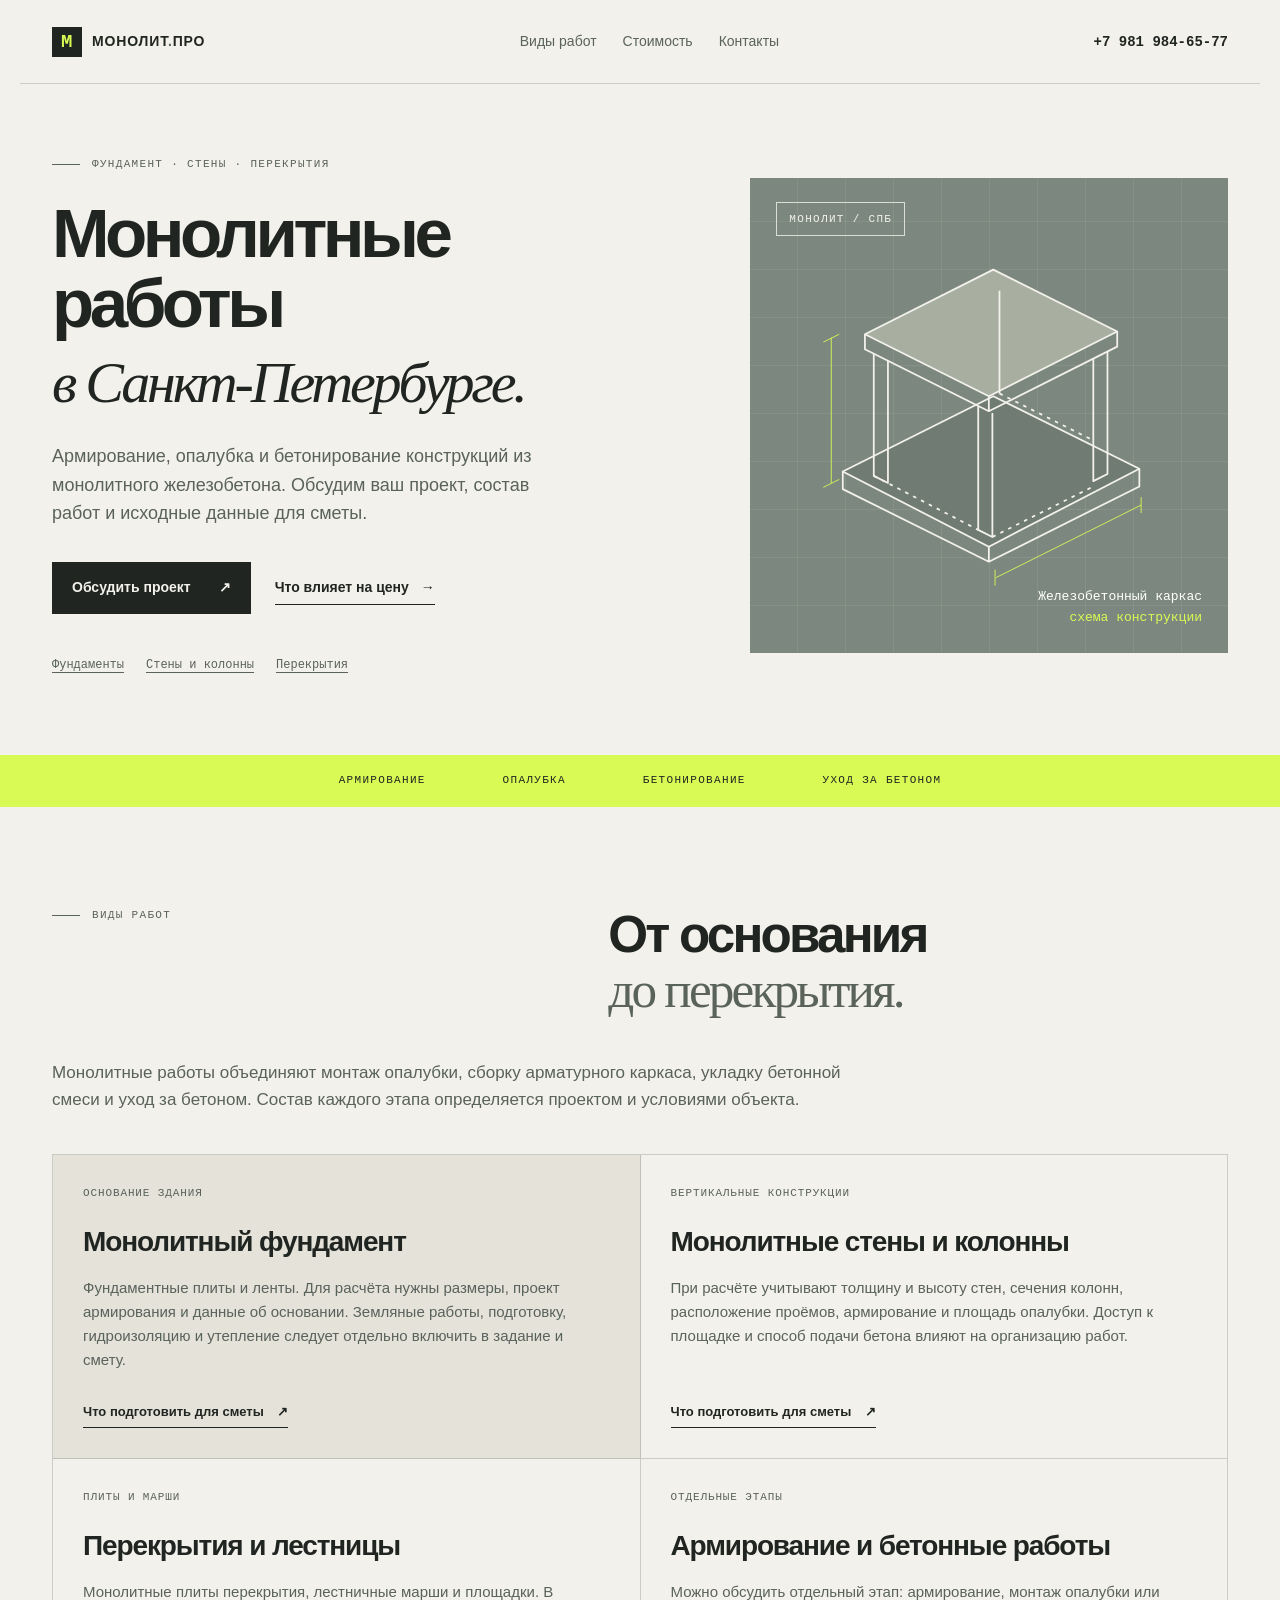
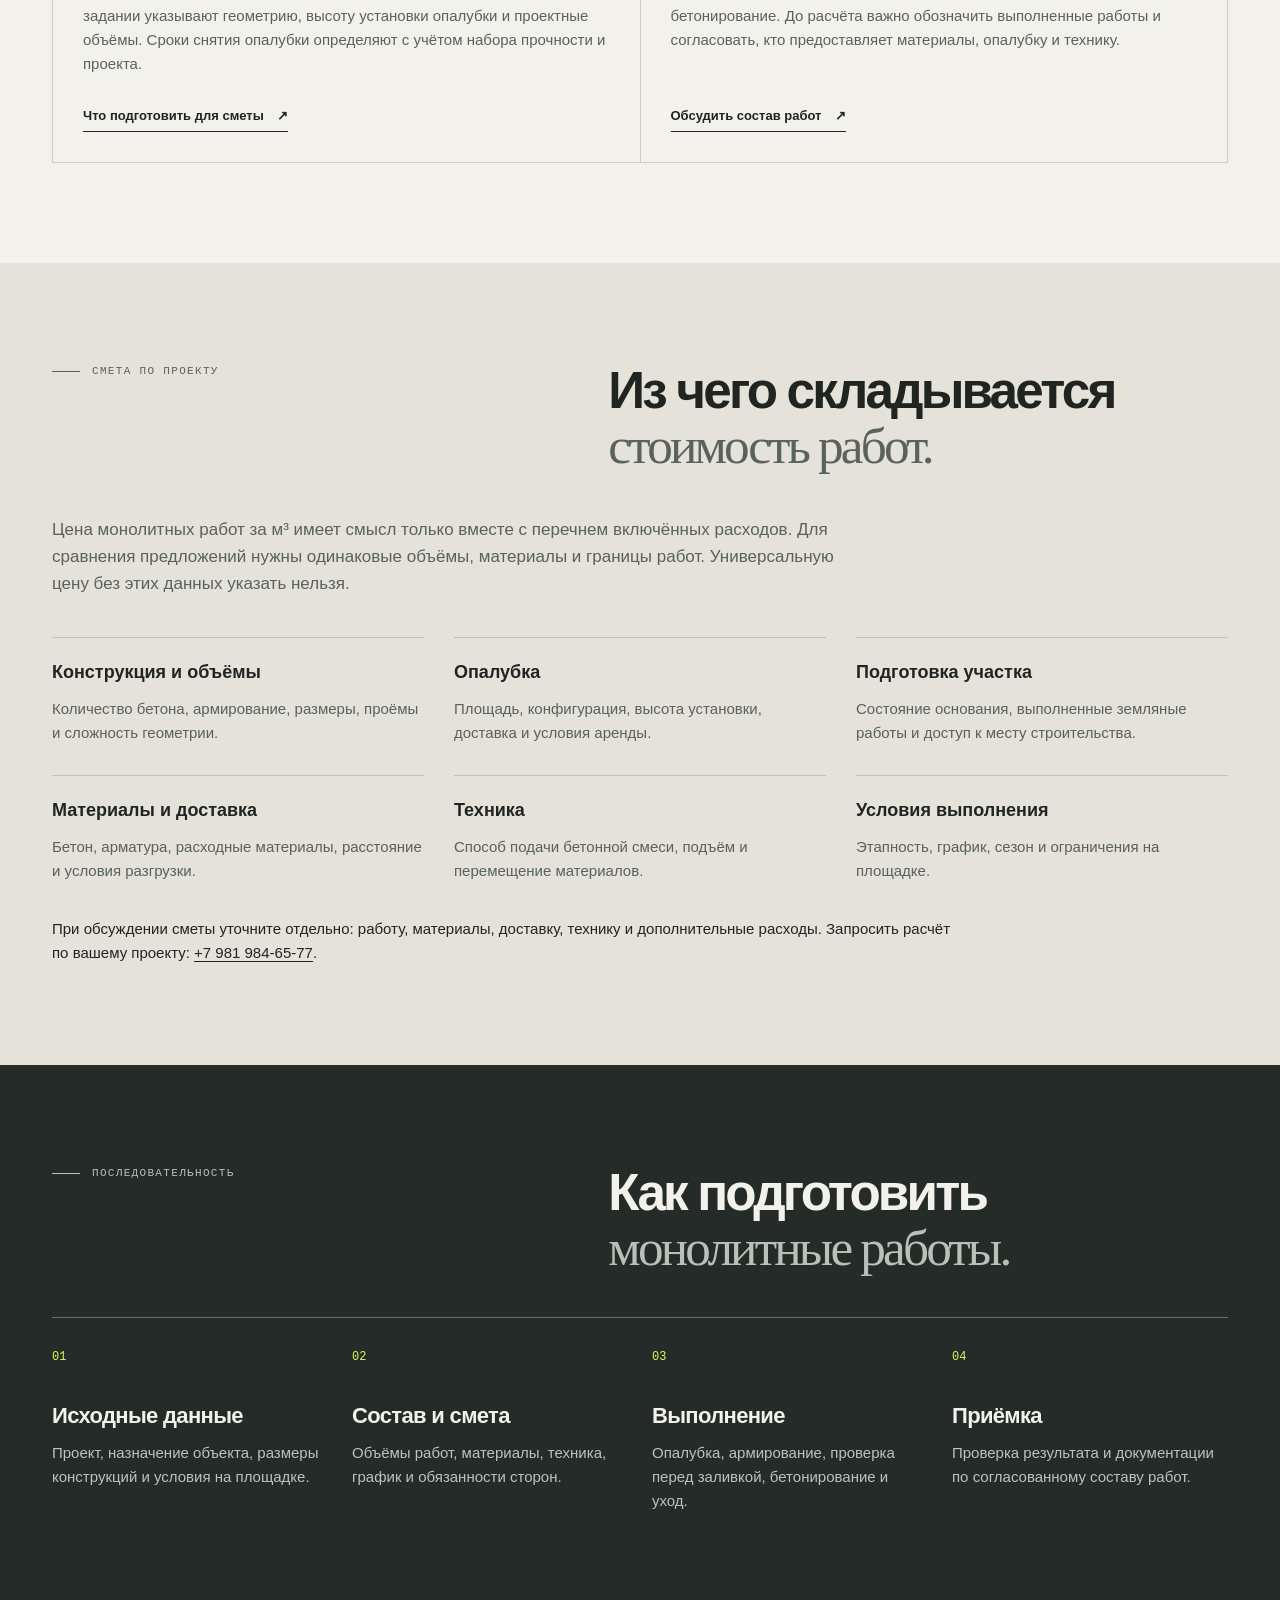
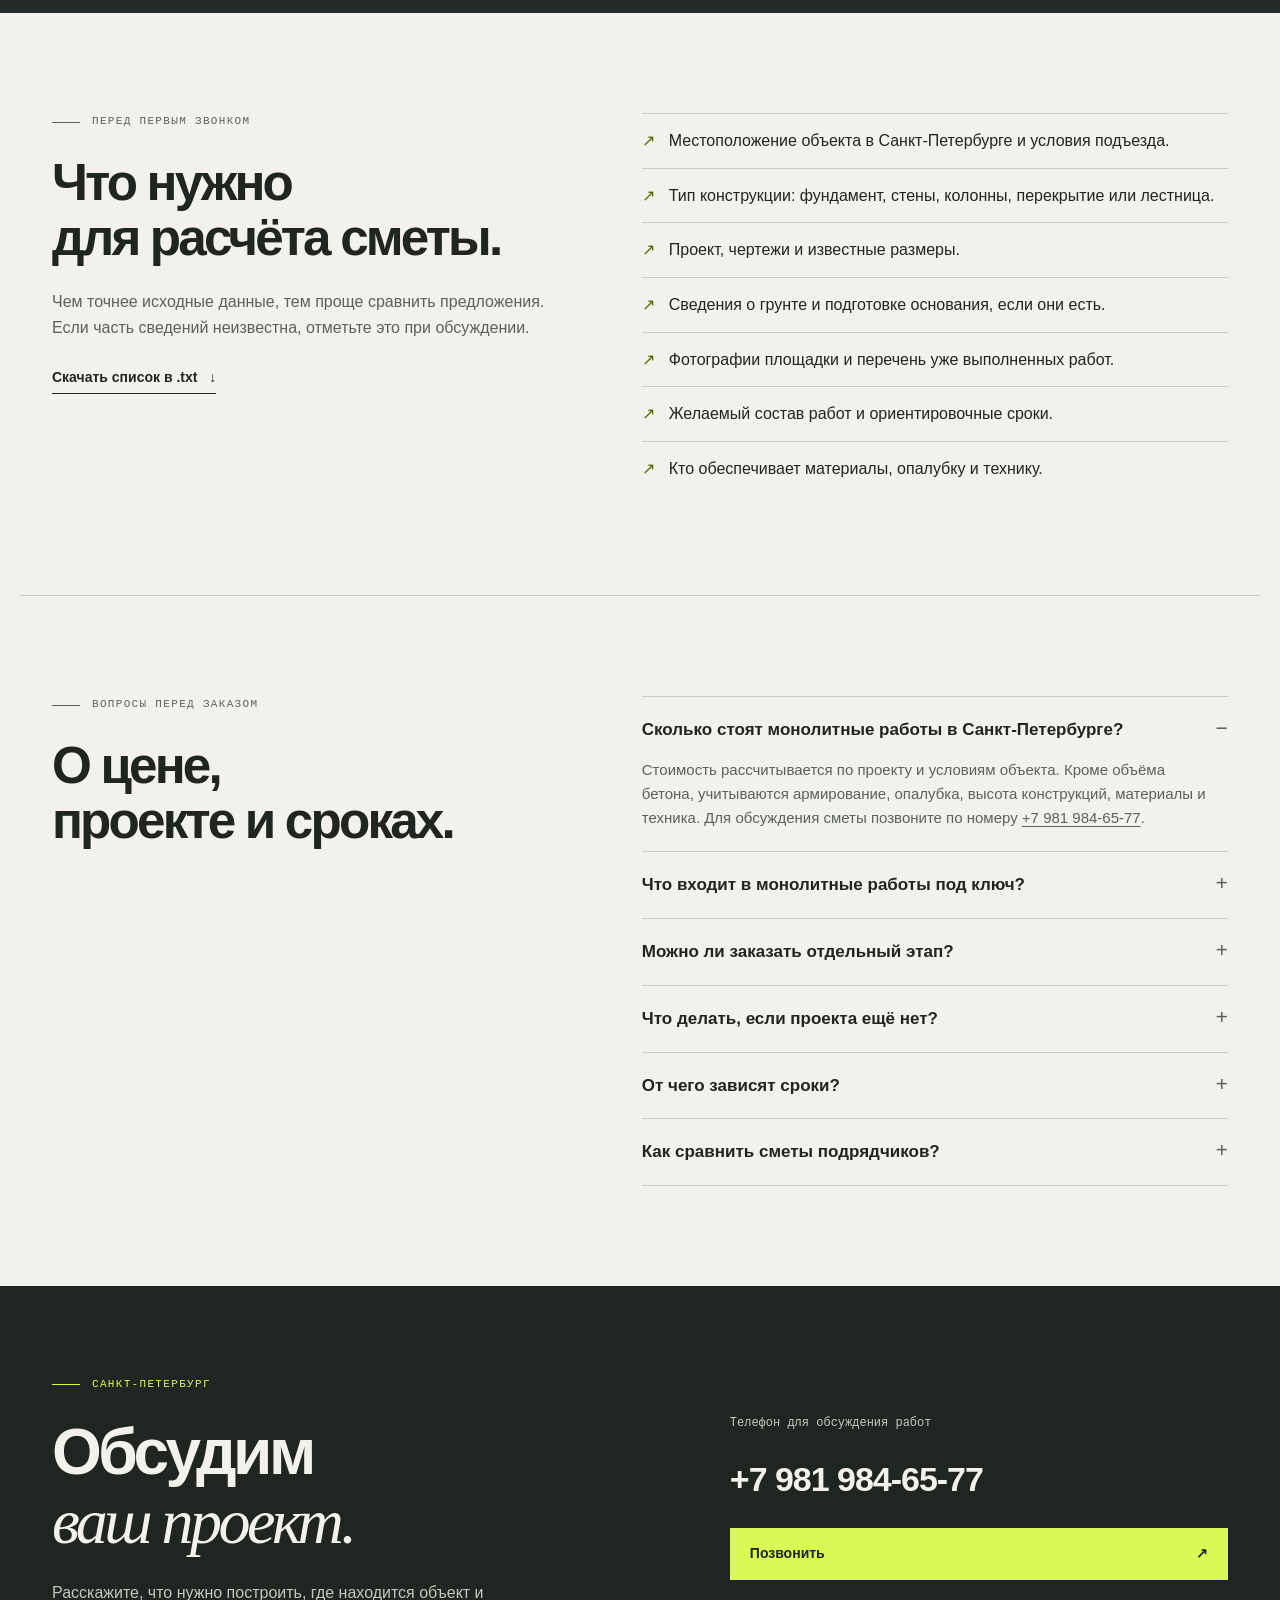
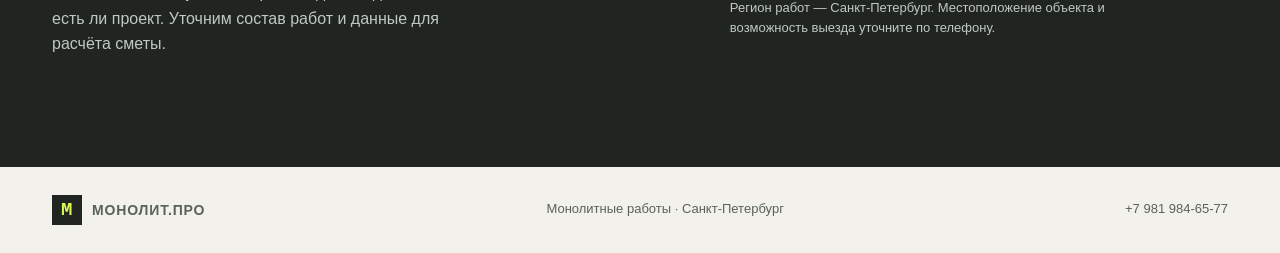
<file: index.html>
<!doctype html>
<html lang="ru">
<head>
  <meta charset="UTF-8">
  <meta name="viewport" content="width=device-width, initial-scale=1">
  <title>Монолитные работы в Санкт-Петербурге | Монолит Про</title>
  <meta name="description" content="Монолитные работы в Санкт-Петербурге: фундаменты, стены, колонны, перекрытия и лестницы. Состав работ и расчёт сметы по проекту. Телефон: +7 981 984-65-77.">
  <meta name="robots" content="index, follow, max-image-preview:large">
  <meta name="theme-color" content="#202522">
  <link rel="canonical" href="https://monolitwork.vercel.app/">
  <link rel="icon" href="/favicon.svg" type="image/svg+xml">
  <link rel="stylesheet" href="/styles.css">
  <meta property="og:locale" content="ru_RU">
  <meta property="og:site_name" content="Монолит Про">
  <meta property="og:title" content="Монолитные работы в Санкт-Петербурге — Монолит Про">
  <meta property="og:description" content="Фундамент, стены, перекрытия и лестницы из монолитного железобетона. Обсудить проект: +7 981 984-65-77.">
  <meta property="og:type" content="website">
  <meta property="og:url" content="https://monolitwork.vercel.app/">
  <script type="application/ld+json">
  {
    "@context": "https://schema.org",
    "@graph": [
      {
        "@type": "Organization",
        "@id": "https://monolitwork.vercel.app/#organization",
        "name": "Монолит Про",
        "url": "https://monolitwork.vercel.app/",
        "telephone": "+79819846577",
        "areaServed": {"@type": "City", "name": "Санкт-Петербург"},
        "contactPoint": {"@type": "ContactPoint", "telephone": "+79819846577", "contactType": "customer service", "availableLanguage": "ru"}
      },
      {
        "@type": "WebSite",
        "@id": "https://monolitwork.vercel.app/#website",
        "url": "https://monolitwork.vercel.app/",
        "name": "Монолит Про",
        "inLanguage": "ru-RU",
        "publisher": {"@id": "https://monolitwork.vercel.app/#organization"}
      },
      {
        "@type": "WebPage",
        "@id": "https://monolitwork.vercel.app/#webpage",
        "url": "https://monolitwork.vercel.app/",
        "name": "Монолитные работы в Санкт-Петербурге | Монолит Про",
        "description": "Фундаменты, стены, колонны, перекрытия и лестницы: состав монолитных работ и подготовка сметы.",
        "inLanguage": "ru-RU",
        "isPartOf": {"@id": "https://monolitwork.vercel.app/#website"},
        "about": {"@id": "https://monolitwork.vercel.app/#service"}
      },
      {
        "@type": "Service",
        "@id": "https://monolitwork.vercel.app/#service",
        "name": "Монолитные работы в Санкт-Петербурге",
        "serviceType": "Армирование, монтаж опалубки и бетонирование железобетонных конструкций",
        "url": "https://monolitwork.vercel.app/#services",
        "provider": {"@id": "https://monolitwork.vercel.app/#organization"},
        "areaServed": {"@type": "City", "name": "Санкт-Петербург"}
      }
    ]
  }
  </script>
</head>
<body>
  <a class="skip-link" href="#main">Перейти к содержанию</a>
  <header class="site-header" id="top">
    <a class="brand" href="#top" aria-label="Монолит Про — на главную"><span class="brand-mark" aria-hidden="true">М</span><span>МОНОЛИТ<span class="brand-dot">.</span>ПРО</span></a>
    <nav aria-label="Основная навигация"><a href="#services">Виды работ</a><a href="#cost">Стоимость</a><a href="#contacts">Контакты</a></nav>
    <a class="header-phone" href="tel:+79819846577">+7 981 984-65-77</a>
  </header>
  <main id="main">
    <section class="hero section-shell" aria-labelledby="hero-title">
      <div class="hero-copy">
        <p class="eyebrow"><span class="eyebrow-line"></span>Фундамент · стены · перекрытия</p>
        <h1 id="hero-title">Монолитные <br>работы <em>в Санкт-Петербурге.</em></h1>
        <p class="hero-text">Армирование, опалубка и бетонирование конструкций из монолитного железобетона. Обсудим ваш проект, состав работ и исходные данные для сметы.</p>
        <div class="hero-actions"><a class="button button-primary" href="tel:+79819846577">Обсудить проект <span aria-hidden="true">↗</span></a><a class="text-link" href="#cost">Что влияет на цену <span aria-hidden="true">→</span></a></div>
        <ul class="hero-topics"><li><a href="#foundation">Фундаменты</a></li><li><a href="#walls">Стены и колонны</a></li><li><a href="#floors">Перекрытия</a></li></ul>
      </div>
      <div class="hero-visual" aria-hidden="true">
        <div class="concrete-grid"></div><div class="hero-stamp">МОНОЛИТ / СПБ</div>
        <svg class="structure-drawing" viewBox="0 0 440 440" fill="none" xmlns="http://www.w3.org/2000/svg">
          <g stroke="#f3f1eb" stroke-width="2" stroke-linejoin="round">
            <path fill="#707c73" d="M55 310 225 225 390 307 220 395Z"/><path d="M55 310v20l165 82 170-85v-20M220 395v17"/>
            <path fill="#a8afa0" d="M80 155 225 82 365 152 220 225Z"/><path d="M80 155v17l140 70 145-73v-17M220 225v17"/>
            <path d="M90 177v138l16 8V185M208 236v140l16 8V244M338 182v139l16-8V174M232 106v116"/>
            <path d="M90 315l118 61M224 384l114-57M232 222l106 53" stroke-dasharray="4 6"/>
          </g>
          <g stroke="#d9fa54"><path d="M42 159v164M33 164l18-9M33 328l18-9M228 430l164-82M227 421v18M392 339v18"/></g>
        </svg>
        <div class="hero-note">Железобетонный каркас<br><span>схема конструкции</span></div>
      </div>
    </section>
    <div class="ticker" aria-hidden="true"><span>АРМИРОВАНИЕ</span><span>ОПАЛУБКА</span><span>БЕТОНИРОВАНИЕ</span><span>УХОД ЗА БЕТОНОМ</span></div>
    <section id="services" class="section-shell section-block" aria-labelledby="services-title">
      <div class="section-intro"><p class="eyebrow"><span class="eyebrow-line"></span>Виды работ</p><h2 id="services-title">От основания<br><span>до перекрытия.</span></h2></div>
      <p class="section-lead">Монолитные работы объединяют монтаж опалубки, сборку арматурного каркаса, укладку бетонной смеси и уход за бетоном. Состав каждого этапа определяется проектом и условиями объекта.</p>
      <div class="services-grid">
        <article class="service-card" id="foundation"><p class="service-label">Основание здания</p><h3>Монолитный фундамент</h3><p>Фундаментные плиты и ленты. Для расчёта нужны размеры, проект армирования и данные об основании. Земляные работы, подготовку, гидроизоляцию и утепление следует отдельно включить в задание и смету.</p><a href="#checklist">Что подготовить для сметы <span aria-hidden="true">↗</span></a></article>
        <article class="service-card" id="walls"><p class="service-label">Вертикальные конструкции</p><h3>Монолитные стены и колонны</h3><p>При расчёте учитывают толщину и высоту стен, сечения колонн, расположение проёмов, армирование и площадь опалубки. Доступ к площадке и способ подачи бетона влияют на организацию работ.</p><a href="#checklist">Что подготовить для сметы <span aria-hidden="true">↗</span></a></article>
        <article class="service-card" id="floors"><p class="service-label">Плиты и марши</p><h3>Перекрытия и лестницы</h3><p>Монолитные плиты перекрытия, лестничные марши и площадки. В задании указывают геометрию, высоту установки опалубки и проектные объёмы. Сроки снятия опалубки определяют с учётом набора прочности и проекта.</p><a href="#checklist">Что подготовить для сметы <span aria-hidden="true">↗</span></a></article>
        <article class="service-card" id="concrete"><p class="service-label">Отдельные этапы</p><h3>Армирование и бетонные работы</h3><p>Можно обсудить отдельный этап: армирование, монтаж опалубки или бетонирование. До расчёта важно обозначить выполненные работы и согласовать, кто предоставляет материалы, опалубку и технику.</p><a href="tel:+79819846577">Обсудить состав работ <span aria-hidden="true">↗</span></a></article>
      </div>
    </section>
    <section id="cost" class="cost-section" aria-labelledby="cost-title">
      <div class="section-shell section-block">
        <div class="section-intro"><p class="eyebrow"><span class="eyebrow-line"></span>Смета по проекту</p><h2 id="cost-title">Из чего складывается<br><span>стоимость работ.</span></h2></div>
        <p class="section-lead">Цена монолитных работ за м³ имеет смысл только вместе с перечнем включённых расходов. Для сравнения предложений нужны одинаковые объёмы, материалы и границы работ. Универсальную цену без этих данных указать нельзя.</p>
        <dl class="cost-factors">
          <div><dt>Конструкция и объёмы</dt><dd>Количество бетона, армирование, размеры, проёмы и сложность геометрии.</dd></div>
          <div><dt>Опалубка</dt><dd>Площадь, конфигурация, высота установки, доставка и условия аренды.</dd></div>
          <div><dt>Подготовка участка</dt><dd>Состояние основания, выполненные земляные работы и доступ к месту строительства.</dd></div>
          <div><dt>Материалы и доставка</dt><dd>Бетон, арматура, расходные материалы, расстояние и условия разгрузки.</dd></div>
          <div><dt>Техника</dt><dd>Способ подачи бетонной смеси, подъём и перемещение материалов.</dd></div>
          <div><dt>Условия выполнения</dt><dd>Этапность, график, сезон и ограничения на площадке.</dd></div>
        </dl>
        <p class="cost-note">При обсуждении сметы уточните отдельно: работу, материалы, доставку, технику и дополнительные расходы. Запросить расчёт по вашему проекту: <a href="tel:+79819846577">+7 981 984-65-77</a>.</p>
      </div>
    </section>
    <section id="process" class="process-band" aria-labelledby="process-title">
      <div class="section-shell">
        <div class="section-intro"><p class="eyebrow"><span class="eyebrow-line"></span>Последовательность</p><h2 id="process-title">Как подготовить<br><span>монолитные работы.</span></h2></div>
        <ol class="process-list">
          <li class="process-item"><span aria-hidden="true">01</span><h3>Исходные данные</h3><p>Проект, назначение объекта, размеры конструкций и условия на площадке.</p></li>
          <li class="process-item"><span aria-hidden="true">02</span><h3>Состав и смета</h3><p>Объёмы работ, материалы, техника, график и обязанности сторон.</p></li>
          <li class="process-item"><span aria-hidden="true">03</span><h3>Выполнение</h3><p>Опалубка, армирование, проверка перед заливкой, бетонирование и уход.</p></li>
          <li class="process-item"><span aria-hidden="true">04</span><h3>Приёмка</h3><p>Проверка результата и документации по согласованному составу работ.</p></li>
        </ol>
      </div>
    </section>
    <section id="checklist" class="section-shell section-block checklist-section" aria-labelledby="checklist-title">
      <div><p class="eyebrow"><span class="eyebrow-line"></span>Перед первым звонком</p><h2 id="checklist-title">Что нужно<br>для расчёта сметы.</h2><p>Чем точнее исходные данные, тем проще сравнить предложения. Если часть сведений неизвестна, отметьте это при обсуждении.</p><a class="text-link" href="/project-checklist.txt" download>Скачать список в .txt <span aria-hidden="true">↓</span></a></div>
      <ul class="checklist"><li>Местоположение объекта в Санкт-Петербурге и условия подъезда.</li><li>Тип конструкции: фундамент, стены, колонны, перекрытие или лестница.</li><li>Проект, чертежи и известные размеры.</li><li>Сведения о грунте и подготовке основания, если они есть.</li><li>Фотографии площадки и перечень уже выполненных работ.</li><li>Желаемый состав работ и ориентировочные сроки.</li><li>Кто обеспечивает материалы, опалубку и технику.</li></ul>
    </section>
    <section id="faq" class="section-shell section-block faq-section" aria-labelledby="faq-title">
      <div class="section-intro"><p class="eyebrow"><span class="eyebrow-line"></span>Вопросы перед заказом</p><h2 id="faq-title">О цене,<br>проекте и сроках.</h2></div>
      <div class="faq-list">
        <details open><summary>Сколько стоят монолитные работы в Санкт-Петербурге?</summary><p>Стоимость рассчитывается по проекту и условиям объекта. Кроме объёма бетона, учитываются армирование, опалубка, высота конструкций, материалы и техника. Для обсуждения сметы позвоните по номеру <a href="tel:+79819846577">+7 981 984-65-77</a>.</p></details>
        <details><summary>Что входит в монолитные работы под ключ?</summary><p>Обычно обсуждают опалубку, армирование, бетонирование, уход за бетоном и распалубку. Земляные работы, материалы, доставка, гидроизоляция и техника могут рассчитываться отдельно. Полный перечень нужно зафиксировать в смете и договоре.</p></details>
        <details><summary>Можно ли заказать отдельный этап?</summary><p>Можно обсудить армирование, монтаж опалубки или бетонирование отдельно. Сообщите, что уже выполнено, кто поставляет материалы и какие документы на конструкцию есть. Возможность выполнения и границы ответственности согласуются до начала работ.</p></details>
        <details><summary>Что делать, если проекта ещё нет?</summary><p>Для первого обсуждения подготовьте описание объекта, известные размеры и фотографии участка. Выбор конструктивного решения, схема армирования и окончательные объёмы требуют проекта и уточнения исходных данных.</p></details>
        <details><summary>От чего зависят сроки?</summary><p>От объёма и сложности конструкций, готовности площадки, поставок, погоды и последовательности этапов. Уход за бетоном и набор прочности также учитываются в графике. Сроки согласуют для конкретного объекта.</p></details>
        <details><summary>Как сравнить сметы подрядчиков?</summary><p>Проверьте, совпадают ли объёмы и состав работ. Сопоставьте материалы, доставку, аренду опалубки и технику. Отдельно уточните исключённые работы, дополнительные расходы и условия изменения суммы.</p></details>
      </div>
    </section>
    <section id="contacts" class="request-section" aria-labelledby="contacts-title">
      <div class="section-shell request-inner">
        <div><p class="eyebrow eyebrow-light"><span class="eyebrow-line"></span>Санкт-Петербург</p><h2 id="contacts-title">Обсудим<br><em>ваш проект.</em></h2><p>Расскажите, что нужно построить, где находится объект и есть ли проект. Уточним состав работ и данные для расчёта сметы.</p></div>
        <div class="contact-panel"><p class="contact-label">Телефон для обсуждения работ</p><a class="contact-phone" href="tel:+79819846577">+7 981 984-65-77</a><a class="button button-light" href="tel:+79819846577">Позвонить <span aria-hidden="true">↗</span></a><p class="contact-note">Регион работ — Санкт-Петербург. Местоположение объекта и возможность выезда уточните по телефону.</p></div>
      </div>
    </section>
  </main>
  <footer class="site-footer section-shell"><a class="brand" href="#top"><span class="brand-mark" aria-hidden="true">М</span><span>МОНОЛИТ<span class="brand-dot">.</span>ПРО</span></a><p>Монолитные работы · Санкт-Петербург</p><a href="tel:+79819846577">+7 981 984-65-77</a></footer>
</body>
</html>
</file>
<file: styles.css>
:root {
  --ink: #202522; --muted: #59625b; --paper: #f3f1eb; --concrete: #e4e2d9;
  --accent: #d9fa54; --dark: #252b28; --line: rgba(32,37,34,.18);
  --display: "Segoe UI", Arial, sans-serif; --mono: Consolas, "Courier New", monospace;
}
* { box-sizing: border-box; }
html { scroll-behavior: smooth; scroll-padding-top: 24px; }
body { margin: 0; background: var(--paper); color: var(--ink); font: 16px/1.6 var(--display); }
a { color: inherit; text-decoration: none; }
a:focus-visible, summary:focus-visible { outline: 3px solid #648000; outline-offset: 5px; }
.process-band a:focus-visible, .request-section a:focus-visible { outline-color: var(--accent); }
p { margin: 0 0 20px; }
h1, h2, h3 { text-wrap: balance; }
.skip-link { position: absolute; top: -100px; left: 20px; z-index: 10; background: var(--accent); padding: 12px; }
.skip-link:focus { top: 10px; }
.section-shell { max-width: 1240px; margin: auto; padding-inline: 32px; }
.site-header { min-height: 84px; display: flex; align-items: center; justify-content: space-between; gap: 20px; max-width: 1240px; margin: auto; padding: 16px 32px; border-bottom: 1px solid var(--line); }
.brand { display: inline-flex; align-items: center; gap: 10px; font-weight: 800; letter-spacing: .06em; font-size: 14px; white-space: nowrap; }
.brand-mark { display: grid; place-items: center; width: 30px; height: 30px; background: var(--ink); color: var(--accent); font: 700 19px var(--mono); }
.brand-dot { color: var(--muted); }
nav { display: flex; gap: 26px; color: var(--muted); font-size: 14px; }
nav a:hover, .text-link:hover { color: #506700; }
.header-phone { font: 600 14px var(--mono); white-space: nowrap; }
.hero { display: grid; grid-template-columns: 1.15fr .85fr; gap: 52px; align-items: center; padding-block: 72px 80px; }
.hero-copy { min-width: 0; }
.eyebrow { display: flex; align-items: center; gap: 12px; text-transform: uppercase; letter-spacing: .12em; font: 500 11px/1.6 var(--mono); color: var(--muted); margin: 0 0 24px; }
.eyebrow-line { flex: 0 0 28px; height: 1px; background: currentColor; }
.hero h1 { font-size: clamp(48px, 5.4vw, 70px); letter-spacing: -.065em; line-height: 1.02; margin: 0 0 30px; font-weight: 800; }
.hero h1 em { display: block; font-family: Georgia, serif; font-weight: 400; letter-spacing: -.055em; font-size: .84em; margin-top: 14px; }
.hero-text { max-width: 510px; color: var(--muted); font-size: 18px; margin-bottom: 34px; }
.hero-actions { display: flex; flex-wrap: wrap; align-items: center; gap: 24px; }
.button { display: inline-flex; align-items: center; justify-content: space-between; gap: 28px; padding: 16px 20px; font: 600 14px/1.4 var(--display); transition: background .2s; }
.button-primary { background: var(--ink); color: var(--paper); }
.button-primary:hover { background: #3b4840; }
.button-light { background: var(--accent); color: var(--ink); width: 100%; }
.button-light:hover { background: #e4ff80; }
.text-link { display: inline-block; font-size: 14px; font-weight: 600; border-bottom: 1px solid; padding-block: 5px; }
.text-link span { margin-left: 8px; }
.hero-topics { list-style: none; padding: 0; display: flex; flex-wrap: wrap; gap: 10px 22px; margin: 42px 0 0; font: 12px/1.6 var(--mono); color: var(--muted); }
.hero-topics a { text-decoration: underline; text-underline-offset: 4px; }
.hero-visual { height: 475px; background: #7c887f; position: relative; overflow: hidden; }
.concrete-grid { position: absolute; inset: 0; background: repeating-linear-gradient(0deg, transparent 0 47px, rgba(243,241,235,.08) 47px 48px), repeating-linear-gradient(90deg, transparent 0 47px, rgba(243,241,235,.08) 47px 48px); }
.structure-drawing { position: absolute; width: 100%; height: 82%; top: 4%; }
.hero-stamp { position: absolute; left: 26px; top: 24px; border: 1px solid #d9ded7; color: var(--paper); padding: 10px 12px; font: 11px var(--mono); letter-spacing: .12em; }
.hero-note { position: absolute; right: 26px; bottom: 24px; color: #fff; font: 13px/1.6 var(--mono); text-align: right; }
.hero-note span { color: var(--accent); }
.ticker { background: var(--accent); display: flex; flex-wrap: wrap; justify-content: center; gap: 12px 6vw; padding: 17px 20px; font: 500 11px/1.6 var(--mono); letter-spacing: .12em; }
.section-block { padding-block: 100px; }
.section-intro { display: grid; grid-template-columns: 1fr 1.2fr; gap: 40px; align-items: start; margin-bottom: 42px; }
h2 { font-size: clamp(34px, 4vw, 52px); line-height: 1.08; letter-spacing: -.055em; margin: 0; }
.section-intro h2 span { color: var(--muted); font-family: Georgia, serif; font-weight: 400; }
.section-lead { max-width: 800px; margin-bottom: 40px; color: var(--muted); font-size: 17px; }
.services-grid { display: grid; grid-template-columns: 1fr 1fr; border-top: 1px solid var(--line); border-left: 1px solid var(--line); }
.service-card { padding: 30px; border-right: 1px solid var(--line); border-bottom: 1px solid var(--line); display: flex; flex-direction: column; align-items: flex-start; }
.service-card:first-child { background: var(--concrete); }
.service-card .service-label { font: 11px/1.6 var(--mono); color: var(--muted); text-transform: uppercase; letter-spacing: .08em; margin-bottom: 25px; }
.service-card h3 { font-size: 28px; letter-spacing: -.04em; line-height: 1.1; margin: 0 0 18px; }
.service-card p { color: var(--muted); font-size: 15px; }
.service-card a { margin-top: auto; font-size: 13px; font-weight: 600; border-bottom: 1px solid var(--ink); padding: 10px 0 4px; }
.service-card a span { margin-left: 10px; }
.cost-section { background: var(--concrete); }
.cost-factors { display: grid; grid-template-columns: repeat(3,1fr); gap: 30px; margin: 0 0 34px; }
.cost-factors div { border-top: 1px solid var(--line); padding-top: 20px; }
.cost-factors dt { font-size: 18px; font-weight: 700; margin-bottom: 10px; }
.cost-factors dd { margin: 0; color: var(--muted); font-size: 15px; }
.cost-note { max-width: 900px; font-size: 15px; margin: 0; }
.cost-note a, .faq-list a { text-decoration: underline; text-underline-offset: 3px; white-space: nowrap; }
.process-band { background: var(--dark); color: var(--paper); padding-block: 100px; }
.process-band .eyebrow, .process-band .section-intro h2 span { color: #b8c1b9; }
.process-list { display: grid; grid-template-columns: repeat(4,1fr); list-style: none; padding: 0; margin: 0; border-top: 1px solid #657067; gap: 24px; }
.process-item { padding-top: 24px; }
.process-item > span { font: 12px var(--mono); color: var(--accent); }
.process-item h3 { font-size: 22px; letter-spacing: -.03em; margin: 35px 0 12px; line-height: 1.2; }
.process-item p { font-size: 15px; color: #bbc4bc; margin: 0; }
.checklist-section { display: grid; grid-template-columns: 1fr 1.15fr; gap: 80px; border-bottom: 1px solid var(--line); }
.checklist-section h2 { margin-bottom: 24px; }
.checklist-section p:not(.eyebrow) { color: var(--muted); }
.checklist { list-style: none; padding: 0; margin: 0; }
.checklist li { position: relative; border-top: 1px solid var(--line); padding: 14px 0 14px 27px; }
.checklist li::before { content: "↗"; position: absolute; left: 0; color: #526600; }
.faq-section { display: grid; grid-template-columns: 1fr 1.15fr; gap: 80px; }
.faq-section .section-intro { display: block; }
.faq-list details { border-top: 1px solid var(--line); padding: 21px 0; }
.faq-list details:last-child { border-bottom: 1px solid var(--line); }
summary { cursor: pointer; list-style: none; font-weight: 700; font-size: 17px; display: flex; justify-content: space-between; align-items: baseline; gap: 16px; line-height: 1.4; }
summary::-webkit-details-marker { display: none; }
summary::after { content: "+"; flex-shrink: 0; font: 21px var(--mono); color: var(--muted); }
details[open] summary::after { content: "−"; }
details p { color: var(--muted); font-size: 15px; margin: 16px 20px 0 0; }
.request-section { background: var(--ink); color: var(--paper); padding-block: 90px; }
.request-inner { display: grid; grid-template-columns: 1.2fr 1fr; align-items: center; gap: 80px; }
.request-section h2 { font-size: clamp(42px, 5vw, 64px); margin-bottom: 24px; }
.request-section h2 em { font-family: Georgia, serif; font-weight: 400; }
.request-section p:not(.eyebrow) { color: #c0c9c1; max-width: 450px; }
.eyebrow-light { color: var(--accent); }
.contact-label { font: 12px/1.5 var(--mono); }
.contact-phone { display: inline-block; font-size: clamp(23px, 3vw, 34px); font-weight: 700; letter-spacing: -.03em; margin-bottom: 22px; white-space: nowrap; }
.contact-note { font-size: 13px; margin: 18px 0 0; }
.site-footer { display: flex; flex-wrap: wrap; align-items: center; justify-content: space-between; gap: 20px; padding-block: 28px; font-size: 13px; color: var(--muted); }
.site-footer p { margin: 0; }
@media (max-width: 1000px) {
  .hero { gap: 32px; }
  .hero h1 { font-size: 54px; }
  .hero h1 em { font-size: .78em; }
  .section-intro { grid-template-columns: .8fr 1.2fr; }
  .checklist-section, .faq-section, .request-inner { gap: 40px; }
}
@media (max-width: 760px) {
  .section-shell { padding-inline: 20px; }
  .site-header { padding: 16px 20px; flex-wrap: wrap; gap: 10px 16px; }
  .site-header nav { order: 3; width: 100%; justify-content: space-between; gap: 12px; font-size: 13px; }
  .brand { font-size: 12px; gap: 7px; }
  .header-phone { font-size: 12px; }
  .hero { grid-template-columns: 1fr; gap: 36px; padding-block: 48px 56px; }
  .hero h1 { font-size: clamp(40px, 8.8vw, 62px); }
  .hero h1 em { font-size: .87em; }
  .hero-text { font-size: 17px; }
  .hero-actions { gap: 16px; }
  .hero-visual { height: 320px; }
  .hero-topics { margin-top: 28px; gap: 12px; }
  .section-block, .process-band { padding-block: 64px; }
  .section-intro { display: block; margin-bottom: 30px; }
  .section-intro h2 { margin-top: 20px; }
  .services-grid { grid-template-columns: 1fr; }
  .service-card { padding: 25px; }
  .cost-factors { grid-template-columns: 1fr 1fr; gap: 22px; }
  .process-list { grid-template-columns: 1fr 1fr; gap: 28px; }
  .process-item h3 { margin-top: 20px; }
  .checklist-section, .faq-section, .request-inner { grid-template-columns: 1fr; gap: 32px; }
  .faq-section .section-intro { margin: 0; }
  .request-section { padding-block: 64px; }
}
@media (max-width: 380px) {
  .site-header { padding-inline: 16px; }
  .section-shell { padding-inline: 16px; }
  .brand { font-size: 11px; }
  .header-phone { font-size: 11px; }
  .cost-factors, .process-list { grid-template-columns: 1fr; }
}
@media (prefers-reduced-motion: reduce) {
  html { scroll-behavior: auto; }
  .button { transition: none; }
}
</file>
